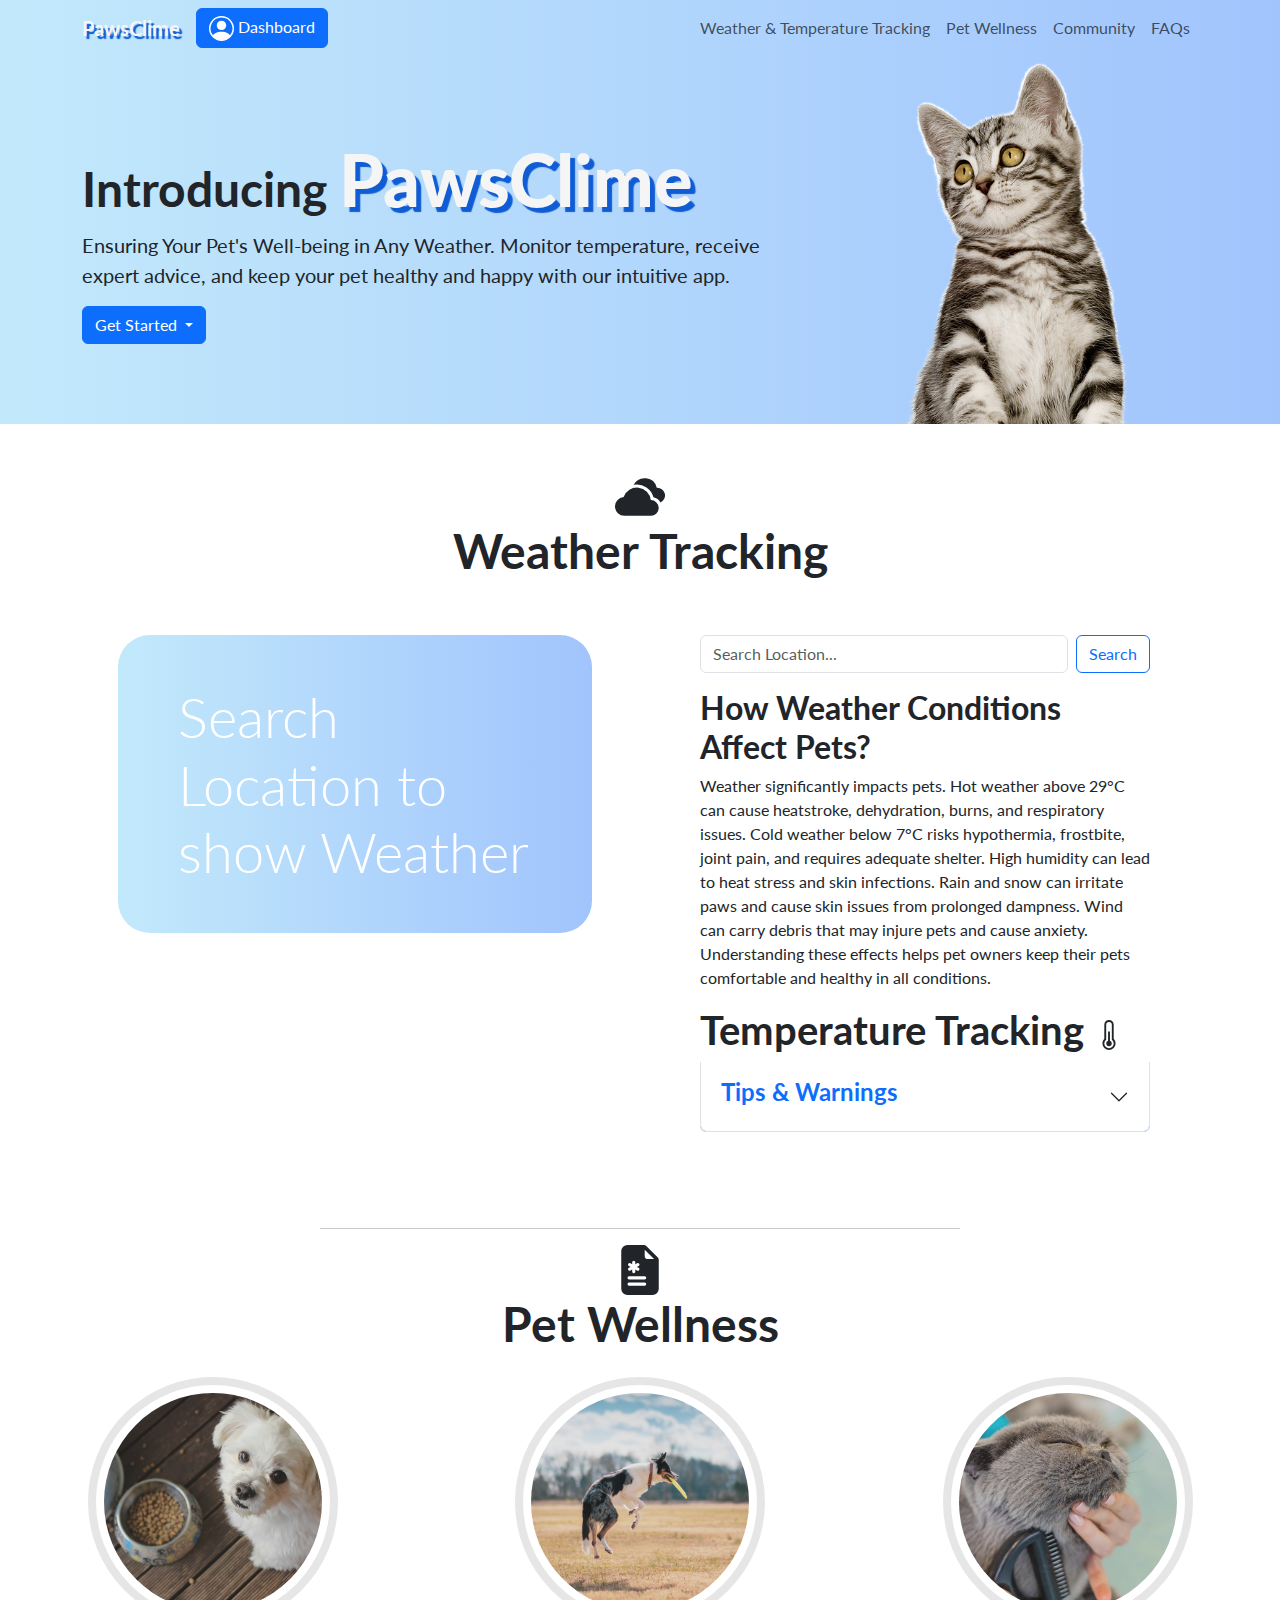
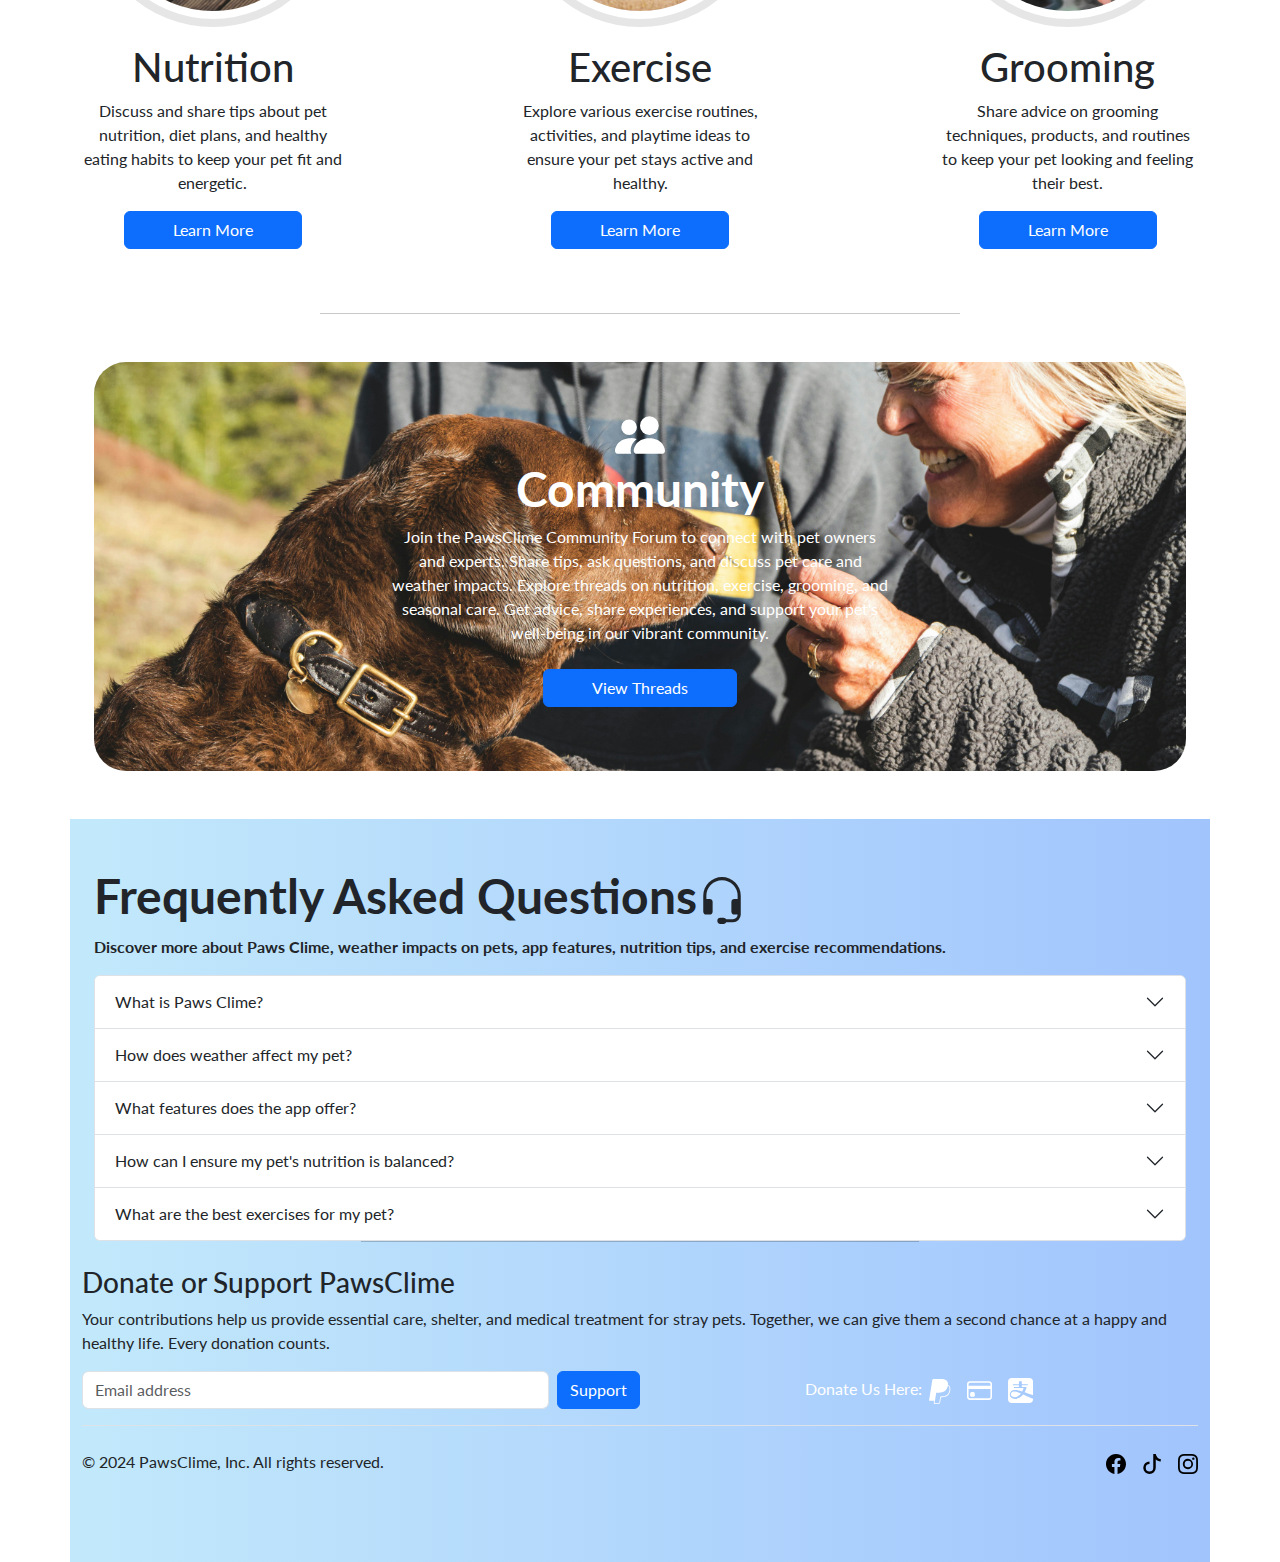
<file: index.html>
<html lang="en">
<head>
    <meta charset="UTF-8">
    <meta name="viewport" content="width=device-width, initial-scale=1.0">
    <link href="https://cdn.jsdelivr.net/npm/bootstrap@5.3.3/dist/css/bootstrap.min.css" rel="stylesheet" integrity="sha384-QWTKZyjpPEjISv5WaRU9OFeRpok6YctnYmDr5pNlyT2bRjXh0JMhjY6hW+ALEwIH" crossorigin="anonymous">
    <link rel="stylesheet" href="style.css">
    <link rel="preconnect" href="https://fonts.googleapis.com">
    <link rel="preconnect" href="https://fonts.gstatic.com" crossorigin>
    <link href="https://fonts.googleapis.com/css2?family=Lato:ital,wght@0,100;0,300;0,400;0,700;0,900;1,100;1,300;1,400;1,700;1,900&family=Lobster&family=Merriweather:ital,wght@0,300;0,400;0,700;0,900;1,300;1,400;1,700;1,900&family=Poppins:ital,wght@0,100;0,200;0,300;0,400;0,500;0,600;0,700;0,800;0,900;1,100;1,200;1,300;1,400;1,500;1,600;1,700;1,800;1,900&display=swap" rel="stylesheet">
    <title>PawsClime</title>
</head>
<body>
    <header>
      <nav class="navbar navbar-expand-lg">
        <div class="container">
          <a class="navbar-brand fw-bolder" aria-current="page"  href="#">PawsClime</a>
          <button class="navbar-toggler" type="button" data-bs-toggle="collapse" data-bs-target="#navbarSupportedContent" aria-controls="navbarSupportedContent" aria-expanded="false" aria-label="Toggle navigation">
            <span class="navbar-toggler-icon"></span>
          </button>
          <div>
            <div class="nav-item d-flex align-items-center">
              <a class="btn btn-primary" data-bs-toggle="offcanvas" href="#offcanvasRight" role="button" aria-controls="offcanvasExample"><svg xmlns="http://www.w3.org/2000/svg" width="25" height="25" fill="currentColor" class="bi bi-person-circle" viewBox="0 0 16 16">
                <path d="M11 6a3 3 0 1 1-6 0 3 3 0 0 1 6 0"/>
                <path fill-rule="evenodd" d="M0 8a8 8 0 1 1 16 0A8 8 0 0 1 0 8m8-7a7 7 0 0 0-5.468 11.37C3.242 11.226 4.805 10 8 10s4.757 1.225 5.468 2.37A7 7 0 0 0 8 1"/>
              </svg> Dashboard</a>
            </div>
          </div>
          <div class="collapse navbar-collapse" id="navbarSupportedContent">
            <ul class="navbar-nav ms-auto mb-2 mb-lg-0">
              <li class="nav-item">
                <a class="nav-link" href="#weather">Weather & Temperature Tracking</a>
              </li>
              <li class="nav-item">
                <a class="nav-link" href="#pet-wellness">Pet Wellness</a>
              </li>
              <li class="nav-item">
                <a class="nav-link" href="#community">Community</a>
              </li>
              <li class="nav-item">
                <a class="nav-link" href="#FAQs">FAQs</a>
              </li>
            </ul>
          </div>
        </div>
      </nav>
      <section>
        <div class="container">
            <div class="row align-items-center justify-content-start">
                <div class="col-12 col-lg-8 ">
                    <h1 class="display-5 fw-bold">Introducing <span class="pawsclime display-2 fw-bolder">PawsClime</span></h1>
                    <p class="text-p">Ensuring Your Pet's Well-being in Any Weather. Monitor temperature, receive expert advice, and keep your pet healthy and happy with our intuitive app.</p>
                    <div class="dropdown">
                      <button type="button" class="btn btn-primary dropdown-toggle" data-bs-toggle="dropdown" aria-expanded="false" data-bs-auto-close="outside">
                        Get Started
                      </button>
                      <form class="dropdown-menu p-4 text-white ">
                        <div class="mb-3">
                          <label for="DropdownFormEmail2" class="form-label">Email address</label>
                          <input type="email" class="form-control" id="exampleDropdownFormEmail2" placeholder="email@example.com">
                        </div>
                        <div class="mb-3">
                          <label for="DropdownFormPassword2" class="form-label">Password</label>
                          <input type="password" class="form-control" id="exampleDropdownFormPassword2" placeholder="Password">
                        </div>
                        <div class="mb-3">
                          <div class="form-check">
                            <input type="checkbox" class="form-check-input" id="dropdownCheck2">
                            <label class="form-check-label" for="dropdownCheck2">
                              Remember me
                            </label>
                          </div>
                        </div>
                        <div class="d-flex align-items-center gap-2">
                          <button type="submit" class="btn btn-primary">Sign in</button>
                          <a href="signUp.html" class="text-decoration-none text-white">No Account Yet?</a>
                        </div>
                      </form>
                    </div>
                </div>
                <div class="row col-12 col-lg-4">
                  <img class="img-fluid" src="icons/cat stand.png" alt="dog">
                </div>
            </div>
        </div>
      </section>
    </header>

<!-- Weather Tracking Area -->
    <section>
      <div id="weather" class="container marketing py-5">
        <div class="wellness-title d-flex flex-column justify-content-center align-items-center">
          <svg xmlns="http://www.w3.org/2000/svg" width="50" height="50" fill="currentColor" class="bi bi-people-fill" viewBox="0 0 16 16">
            <path d="M11.473 9a4.5 4.5 0 0 0-8.72-.99A3 3 0 0 0 3 14h8.5a2.5 2.5 0 1 0-.027-5"/>
            <path d="M14.544 9.772a3.5 3.5 0 0 0-2.225-1.676 5.5 5.5 0 0 0-6.337-4.002 4.002 4.002 0 0 1 7.392.91 2.5 2.5 0 0 1 1.17 4.769z"/>
          </svg>
          <h1 class="display-5 fw-bold">Weather Tracking</h1>
        </div>
        <div class="row">
          <div class="h-100 col-md-6 p-5 rounded-3">
              <div id="weather-app" class="text-white rounded-5">
                <div class="container">
                <div id="weather-info" class="text-white">
                  <div class="d-flex justify-content-center display-4 p-5">Search Location to show Weather</div>
                </div>
              </div>
            </div>
          </div>
          <div class="col-md-6">
            <div class="h-100 p-5 text- rounded-3">
              <div class="searchbar justify-content-start">
                <form id="weather-form" class="d-flex align-items-center">
                  <input class="form-control me-2" id="city" type="search" placeholder="Search Location..." aria-label="Search">
                  <button class="btn btn-outline-primary " type="submit">Search</button>
                </form>
              </div>
              <h2 class="fw-bold ">How Weather Conditions Affect Pets?</h2>
              <p>Weather significantly impacts pets. Hot weather above 29°C can cause heatstroke, dehydration, burns, and respiratory issues. Cold weather below 7°C risks hypothermia, frostbite, joint pain, and requires adequate shelter. High humidity can lead to heat stress and skin infections. Rain and snow can irritate paws and cause skin issues from prolonged dampness. Wind can carry debris that may injure pets and cause anxiety. Understanding these effects helps pet owners keep their pets comfortable and healthy in all conditions.</p>
              <div class="accordion" id="accordionExample">
                <div class="accordion-title">
                  <h1 class="fw-bolder">Temperature Tracking <svg xmlns="http://www.w3.org/2000/svg" width="30" height="30" fill="currentColor" class="bi bi-thermometer-half" viewBox="0 0 16 16"> <path d="M9.5 12.5a1.5 1.5 0 1 1-2-1.415V6.5a.5.5 0 0 1 1 0v4.585a1.5 1.5 0 0 1 1 1.415"/> <path d="M5.5 2.5a2.5 2.5 0 0 1 5 0v7.55a3.5 3.5 0 1 1-5 0zM8 1a1.5 1.5 0 0 0-1.5 1.5v7.987l-.167.15a2.5 2.5 0 1 0 3.333 0l-.166-.15V2.5A1.5 1.5 0 0 0 8 1"/></svg></h1>
                </div>
                <div class="accordion-item bg-primary text-white">
                  <div class="accordion-header">
                    <button class="accordion-button collapsed" type="button" data-bs-toggle="collapse" data-bs-target="#collapseOne" aria-expanded="false" aria-controls="collapseOne">
                      <h4 class="pet-name fw-bold text-primary">Tips & Warnings</h4>
                    </button>
                  </div>
                  <div id="collapseOne" class="accordion-collapse collapse" data-bs-parent="#accordionExample">
                    <div class="accordion-body">
                      <h1 class="display-5 fw-normal"><span class="temperature-pet fw-bold display-2">?</span>°c</h1>
                      <h7 class="pet-warning"><p>(Please Input Location at Weather Tracking first to see present Temperature)</p></h7>
                    </div>
                  </div>
                </div>
              </div>  
            </div>
          </div>
        </div>
      </div>
    </section> <hr>

<!-- Pet Wellness Area -->
    <section>
      <div id="pet-wellness">
        <section>
          <div class="container marketing pt-3 pb-5">
            <div class="wellness-title d-flex flex-column justify-content-center align-items-center">
              <svg xmlns="http://www.w3.org/2000/svg" width="50" height="50" fill="currentColor" class="bi bi-people-fill" viewBox="0 0 16 16">
                <path d="M9.293 0H4a2 2 0 0 0-2 2v12a2 2 0 0 0 2 2h8a2 2 0 0 0 2-2V4.707A1 1 0 0 0 13.707 4L10 .293A1 1 0 0 0 9.293 0M9.5 3.5v-2l3 3h-2a1 1 0 0 1-1-1m-3 2v.634l.549-.317a.5.5 0 1 1 .5.866L7 7l.549.317a.5.5 0 1 1-.5.866L6.5 7.866V8.5a.5.5 0 0 1-1 0v-.634l-.549.317a.5.5 0 1 1-.5-.866L5 7l-.549-.317a.5.5 0 0 1 .5-.866l.549.317V5.5a.5.5 0 1 1 1 0m-2 4.5h5a.5.5 0 0 1 0 1h-5a.5.5 0 0 1 0-1m0 2h5a.5.5 0 0 1 0 1h-5a.5.5 0 0 1 0-1"/>
              </svg>
              <h1 class="display-5 fw-bold">Pet Wellness</h1>
            </div>
            <div class="row d-flex align-items-md-stretch justify-content-between">
              <div class="item-community col-lg-3 text-center">
                <a href="#"><img src="icons/dogfood.jpg" class="image-community rounded-circle my-3 p-2" width="200" height="200"></a>
                <h1>Nutrition</h1>
                <p class="text-center">Discuss and share tips about pet nutrition, diet plans, and healthy eating habits to keep your pet fit and energetic.</p>
                <p><a class="btn btn-primary px-5 py-3d inline-block" href="blogpost.html">Learn More</a></p>
              </div>
              <div class="item-community col-lg-3 text-center">
                <a href="#"><img src="icons/dog-catch.jpg" class="image-community rounded-circle my-3 p-2" width="200" height="200"></a>
                <h1>Exercise</h1>
                <p class="text-center ">Explore various exercise routines, activities, and playtime ideas to ensure your pet stays active and healthy.</p>
                <p><a class="btn btn-primary px-5 py-3d inline-block" href="#">Learn More</a></p>
              </div>
              <div class="item-community col-lg-3 text-center">
                <a href="#"><img src="icons/cat-groom.jpg" class="image-community rounded-circle my-3 p-2 " width="200" height="200"></a>    
                <h1>Grooming</h1>
                <p class="text-center">Share advice on grooming techniques, products, and routines to keep your pet looking and feeling their best.</p>
                <p><a class="btn btn-primary px-5 py-3d inline-block" href="#">Learn More</a></p>
              </div>
            </div>
          </div>
        </section>
      </div>
    </section> <hr>

<!-- Community Area-->
    <section id="community">
      <div class="container marketing">
        <div class="container my-5">
          <div class="jumbutrons p-5 text-center text-white rounded-5">
            <svg xmlns="http://www.w3.org/2000/svg" width="50" height="50" fill="currentColor" viewBox="0 0 16 16">
              <path d="M7 14s-1 0-1-1 1-4 5-4 5 3 5 4-1 1-1 1zm4-6a3 3 0 1 0 0-6 3 3 0 0 0 0 6m-5.784 6A2.24 2.24 0 0 1 5 13c0-1.355.68-2.75 1.936-3.72A6.3 6.3 0 0 0 5 9c-4 0-5 3-5 4s1 1 1 1zM4.5 8a2.5 2.5 0 1 0 0-5 2.5 2.5 0 0 0 0 5"/>
            </svg>
            <h1 class="display-5 fw-bold">Community</h1>
            <p class="col-lg-6 mx-auto mb-4">
              Join the PawsClime Community Forum to connect with pet owners and experts. Share tips, ask questions, and discuss pet care and weather impacts. Explore threads on nutrition, exercise, grooming, and seasonal care. Get advice, share experiences, and support your pet's well-being in our vibrant community.
            </p>
            <p><a class="btn btn-primary px-5 py-3d inline-block" href="Community Threads.html">View Threads</a></p>
          </div>
        </div>
      </div>
    </section>

<footer class="container">
 <!-- FAQs --> 
      <section id="FAQs" class="py-5">
        <div class="container">
          <h1 class="display-5 fw-bold">Frequently Asked Questions<svg xmlns="http://www.w3.org/2000/svg" width="50" height="50" fill="currentColor" class="bi bi-people-fill" viewBox="0 0 16 16">
            <path d="M8 1a5 5 0 0 0-5 5v1h1a1 1 0 0 1 1 1v3a1 1 0 0 1-1 1H3a1 1 0 0 1-1-1V6a6 6 0 1 1 12 0v6a2.5 2.5 0 0 1-2.5 2.5H9.366a1 1 0 0 1-.866.5h-1a1 1 0 1 1 0-2h1a1 1 0 0 1 .866.5H11.5A1.5 1.5 0 0 0 13 12h-1a1 1 0 0 1-1-1V8a1 1 0 0 1 1-1h1V6a5 5 0 0 0-5-5"/>
  </svg>
          </svg></h1>
          <p class="fw-bold">Discover more about Paws Clime, weather impacts on pets, app features, nutrition tips, and exercise recommendations.</p>
        </div>
        <div class="container">
          <div class="questions">
            <div class="accordion" id="accordionExample">
              <div class="accordion-item">
                <h2 class="accordion-header">
                  <button class="accordion-button collapsed" type="button" data-bs-toggle="collapse" data-bs-target="#collapseOne" aria-expanded="false" aria-controls="collapseOne">
                    What is Paws Clime?
                  </button>
                </h2>
                <div id="collapseOne" class="accordion-collapse collapse" data-bs-parent="#accordionExample">
                  <div class="accordion-body">
                    <p>Paws Clime is an app that monitors weather and provides personalized insights to keep your pet healthy and happy.</p>
                  </div>
                </div>
              </div>
              <div class="accordion-item">
                <h2 class="accordion-header">
                  <button class="accordion-button collapsed" type="button" data-bs-toggle="collapse" data-bs-target="#collapseTwo" aria-expanded="false" aria-controls="collapseTwo">
                    How does weather affect my pet?
                  </button>
                </h2>
                <div id="collapseTwo" class="accordion-collapse collapse" data-bs-parent="#accordionExample">
                  <div class="accordion-body">
                    <p>Weather conditions can impact your pet's health, including risks of heatstroke, hypothermia, and skin issues.</p>
                  </div>
                </div>
              </div>
              <div class="accordion-item">
                <h2 class="accordion-header">
                  <button class="accordion-button collapsed" type="button" data-bs-toggle="collapse" data-bs-target="#collapseThree" aria-expanded="false" aria-controls="collapseThree">
                    What features does the app offer?
                  </button>
                </h2>
                <div id="collapseThree" class="accordion-collapse collapse" data-bs-parent="#accordionExample">
                  <div class="accordion-body">
                    <p>The app provides weather monitoring, health insights, and expert advice tailored to your pet's needs.</p>
                  </div>
                </div>
              </div>
              <div class="accordion-item">
                <h2 class="accordion-header">
                  <button class="accordion-button collapsed" type="button" data-bs-toggle="collapse" data-bs-target="#collapseFour" aria-expanded="false" aria-controls="collapseThree">
                    How can I ensure my pet's nutrition is balanced?
                  </button>
                </h2>
                <div id="collapseFour" class="accordion-collapse collapse" data-bs-parent="#accordionExample">
                  <div class="accordion-body">
                    <p>Our app offers tips on balanced diets, portion sizes, and healthy food choices to ensure optimal nutrition for your pet.</p>
                  </div>
                </div>
              </div>
              <div class="accordion-item">
                <h2 class="accordion-header">
                  <button class="accordion-button collapsed" type="button" data-bs-toggle="collapse" data-bs-target="#collapseFive" aria-expanded="false" aria-controls="collapseThree">
                    What are the best exercises for my pet?
                  </button>
                </h2>
                <div id="collapseFive" class="accordion-collapse collapse" data-bs-parent="#accordionExample">
                  <div class="accordion-body">
                    <p>Paws Clime provides expert tips on exercise routines tailored to your pet’s breed, age, and health to keep them fit and happy.</p>
                  </div>
                </div>
              </div>
            </div>
          </div>
        </div>
        <hr>
  <!-- Faqs and Footer -->
          <div class="row">
            <div class="d-flex justify-content-between pt-4">
              <form>
                <h3>Donate or Support PawsClime</h3>
                <p>Your contributions help us provide essential care, shelter, and medical treatment for stray pets. Together, we can give them a second chance at a happy and healthy life. Every donation counts.</p>
                <div class="d-flex justify-content-between ">
                  <div class="d-flex flex-column flex-sm-row w-50 gap-2">
                    <label for="newsletter1" class="visually-hidden">Email address</label>
                    <input id="newsletter1" type="text" class="form-control" placeholder="Email address">
                    <button class="btn btn-primary" type="button">Support</button>
                  </div>
                  <div class="donation-links d-flex align-items-center gap-3 mx-auto">
                    <a href="#" class="text-decoration-none text-white">Donate Us Here: <svg xmlns="http://www.w3.org/2000/svg" width="25" height="25" fill="#ffffff" class="bi bi-paypal" viewBox="0 0 16 16">
                      <path d="M14.06 3.713c.12-1.071-.093-1.832-.702-2.526C12.628.356 11.312 0 9.626 0H4.734a.7.7 0 0 0-.691.59L2.005 13.509a.42.42 0 0 0 .415.486h2.756l-.202 1.28a.628.628 0 0 0 .62.726H8.14c.429 0 .793-.31.862-.731l.025-.13.48-3.043.03-.164.001-.007a.35.35 0 0 1 .348-.297h.38c1.266 0 2.425-.256 3.345-.91q.57-.403.993-1.005a4.94 4.94 0 0 0 .88-2.195c.242-1.246.13-2.356-.57-3.154a2.7 2.7 0 0 0-.76-.59l-.094-.061ZM6.543 8.82a.7.7 0 0 1 .321-.079H8.3c2.82 0 5.027-1.144 5.672-4.456l.003-.016q.326.186.548.438c.546.623.679 1.535.45 2.71-.272 1.397-.866 2.307-1.663 2.874-.802.57-1.842.815-3.043.815h-.38a.87.87 0 0 0-.863.734l-.03.164-.48 3.043-.024.13-.001.004a.35.35 0 0 1-.348.296H5.595a.106.106 0 0 1-.105-.123l.208-1.32z"/>
                    </svg></a>
                    <a href="#"><svg xmlns="http://www.w3.org/2000/svg" width="25" height="25" fill="#ffffff" class="bi bi-credit-card" viewBox="0 0 16 16">
                      <path d="M0 4a2 2 0 0 1 2-2h12a2 2 0 0 1 2 2v8a2 2 0 0 1-2 2H2a2 2 0 0 1-2-2zm2-1a1 1 0 0 0-1 1v1h14V4a1 1 0 0 0-1-1zm13 4H1v5a1 1 0 0 0 1 1h12a1 1 0 0 0 1-1z"/>
                      <path d="M2 10a1 1 0 0 1 1-1h1a1 1 0 0 1 1 1v1a1 1 0 0 1-1 1H3a1 1 0 0 1-1-1z"/>
                    </svg></a>
                    <a href="#"><svg xmlns="http://www.w3.org/2000/svg" width="25" height="25" fill="#ffffff" class="bi bi-alipay" viewBox="0 0 16 16">
                      <path d="M2.541 0H13.5a2.55 2.55 0 0 1 2.54 2.563v8.297c-.006 0-.531-.046-2.978-.813-.412-.14-.916-.327-1.479-.536q-.456-.17-.957-.353a13 13 0 0 0 1.325-3.373H8.822V4.649h3.831v-.634h-3.83V2.121H7.26c-.274 0-.274.273-.274.273v1.621H3.11v.634h3.875v1.136h-3.2v.634H9.99c-.227.789-.532 1.53-.894 2.202-2.013-.67-4.161-1.212-5.51-.878-.864.214-1.42.597-1.746.998-1.499 1.84-.424 4.633 2.741 4.633 1.872 0 3.675-1.053 5.072-2.787 2.08 1.008 6.37 2.738 6.387 2.745v.105A2.55 2.55 0 0 1 13.5 16H2.541A2.55 2.55 0 0 1 0 13.437V2.563A2.55 2.55 0 0 1 2.541 0"/>
                      <path d="M2.309 9.27c-1.22 1.073-.49 3.034 1.978 3.034 1.434 0 2.868-.925 3.994-2.406-1.602-.789-2.959-1.353-4.425-1.207-.397.04-1.14.217-1.547.58Z"/>
                    </svg></a>
                  </div>
                </div>
              </form>
            </div>
          </div>
          <div class="d-flex flex-column flex-sm-row justify-content-between py-4 border-top">
            <p>© 2024 PawsClime, Inc. All rights reserved.</p>
            <ul class="list-unstyled d-flex gap-3">
              <li><a href="#"><svg xmlns="http://www.w3.org/2000/svg" width="20" height="20" fill="black" class="bi bi-facebook" viewBox="0 0 16 16">
                <path d="M16 8.049c0-4.446-3.582-8.05-8-8.05C3.58 0-.002 3.603-.002 8.05c0 4.017 2.926 7.347 6.75 7.951v-5.625h-2.03V8.05H6.75V6.275c0-2.017 1.195-3.131 3.022-3.131.876 0 1.791.157 1.791.157v1.98h-1.009c-.993 0-1.303.621-1.303 1.258v1.51h2.218l-.354 2.326H9.25V16c3.824-.604 6.75-3.934 6.75-7.951"/>
              </svg></a></li>
              <li><a href="#"><svg xmlns="http://www.w3.org/2000/svg" width="20" height="20" fill="black" class="bi bi-tiktok" viewBox="0 0 16 16">
                <path d="M9 0h1.98c.144.715.54 1.617 1.235 2.512C12.895 3.389 13.797 4 15 4v2c-1.753 0-3.07-.814-4-1.829V11a5 5 0 1 1-5-5v2a3 3 0 1 0 3 3z"/>
              </svg></a></li>
              <li><a href="#"></a><svg xmlns="http://www.w3.org/2000/svg" width="20" height="20" fill="black" class="bi bi-instagram" viewBox="0 0 16 16">
                <path d="M8 0C5.829 0 5.556.01 4.703.048 3.85.088 3.269.222 2.76.42a3.9 3.9 0 0 0-1.417.923A3.9 3.9 0 0 0 .42 2.76C.222 3.268.087 3.85.048 4.7.01 5.555 0 5.827 0 8.001c0 2.172.01 2.444.048 3.297.04.852.174 1.433.372 1.942.205.526.478.972.923 1.417.444.445.89.719 1.416.923.51.198 1.09.333 1.942.372C5.555 15.99 5.827 16 8 16s2.444-.01 3.298-.048c.851-.04 1.434-.174 1.943-.372a3.9 3.9 0 0 0 1.416-.923c.445-.445.718-.891.923-1.417.197-.509.332-1.09.372-1.942C15.99 10.445 16 10.173 16 8s-.01-2.445-.048-3.299c-.04-.851-.175-1.433-.372-1.941a3.9 3.9 0 0 0-.923-1.417A3.9 3.9 0 0 0 13.24.42c-.51-.198-1.092-.333-1.943-.372C10.443.01 10.172 0 7.998 0zm-.717 1.442h.718c2.136 0 2.389.007 3.232.046.78.035 1.204.166 1.486.275.373.145.64.319.92.599s.453.546.598.92c.11.281.24.705.275 1.485.039.843.047 1.096.047 3.231s-.008 2.389-.047 3.232c-.035.78-.166 1.203-.275 1.485a2.5 2.5 0 0 1-.599.919c-.28.28-.546.453-.92.598-.28.11-.704.24-1.485.276-.843.038-1.096.047-3.232.047s-2.39-.009-3.233-.047c-.78-.036-1.203-.166-1.485-.276a2.5 2.5 0 0 1-.92-.598 2.5 2.5 0 0 1-.6-.92c-.109-.281-.24-.705-.275-1.485-.038-.843-.046-1.096-.046-3.233s.008-2.388.046-3.231c.036-.78.166-1.204.276-1.486.145-.373.319-.64.599-.92s.546-.453.92-.598c.282-.11.705-.24 1.485-.276.738-.034 1.024-.044 2.515-.045zm4.988 1.328a.96.96 0 1 0 0 1.92.96.96 0 0 0 0-1.92m-4.27 1.122a4.109 4.109 0 1 0 0 8.217 4.109 4.109 0 0 0 0-8.217m0 1.441a2.667 2.667 0 1 1 0 5.334 2.667 2.667 0 0 1 0-5.334"/>
              </svg></li>
            </ul>
          </div>
        </section>
</footer>


<!-- For offcanvass -->
    <div class="offcanvas offcanvas-end bg-primary" tabindex="-1" id="offcanvasRight" aria-labelledby="offcanvasRightLabel">
      <div class="offcanvas-dashboard bg-primary">
        <div class="offcanvas-header">
          <a class="navbar-brand fw-bolder fst-italic" aria-current="page"  href="#">PawsClime</a>
          <button type="button" class="btn-close" data-bs-dismiss="offcanvas" aria-label="Close"></button>
        </div>
        <div class="dashboard text-center d-flex mx-auto flex-column">
          <a href="#"><img src="icons/dogfood.jpg" class="rounded-circle" width="150" height="150"></a>
          <h1 class="dashboard-username">Gerry Tapuyo</h1>
          <p class="text-primary">Owner</p>
        </div>
      </div>
      <div class="offcanvas-body">
          <div class="feeding-tracker">
            <h1 class="feeding-tracker-title fw-bold text-white">Feeding Tracker</h1>
            <div class="feeding-tracker-body">
              <div class="feeding-tracker text-white">
                <form id="feeding-form" class="mb-4">
                  <div class="mb-3">
                    <label for="petName" class="form-label">Pet Name</label>
                    <input type="text" class="form-control" id="petName" required>
                  </div>
                  <div class="mb-3">
                    <label for="foodType" class="form-label">Type of Food</label>
                    <input type="text" class="form-control" id="foodType" required>
                  </div>
                  <div class="mb-3">
                    <label for="foodAmount" class="form-label">Amount of Food</label>
                    <input type="number" class="form-control" id="foodAmount" required>
                  </div>
                  <div class="mb-3">
                    <label for="feedingTime" class="form-label">Feeding Time</label>
                    <input type="time" class="form-control" id="feedingTime" required>
                  </div>
                  <button type="submit" class="btn btn-success">Add Feeding</button>
                </form>
                <table class="table table-bordered table-striped">
                  <thead>
                    <tr>
                      <th>Pet Name</th>
                      <th>Type of Food</th>
                      <th>Amount of Food</th>
                      <th>Feeding Time</th>
                    </tr>
                  </thead>
                  <tbody id="feeding-records">
                    <!-- Feeding records -->
                  </tbody>
                </table>
                <button id="delete-last-record" class="btn btn-danger mb-4">Delete Last Record</button>
              </div>          
            </div>
        </div>      
      <div class="buttons-profile d-grid mt-2">
        <a class="text-white text-decoration-none" href="#">Want To Know More About Pet Wellness?</a>
      </div>
    </div>
    <script src="https://cdn.jsdelivr.net/npm/bootstrap@5.3.3/dist/js/bootstrap.bundle.min.js" integrity="sha384-YvpcrYf0tY3lHB60NNkmXc5s9fDVZLESaAA55NDzOxhy9GkcIdslK1eN7N6jIeHz" crossorigin="anonymous"></script>
    <script src="script.js"></script>
</body>
</html>
</file>
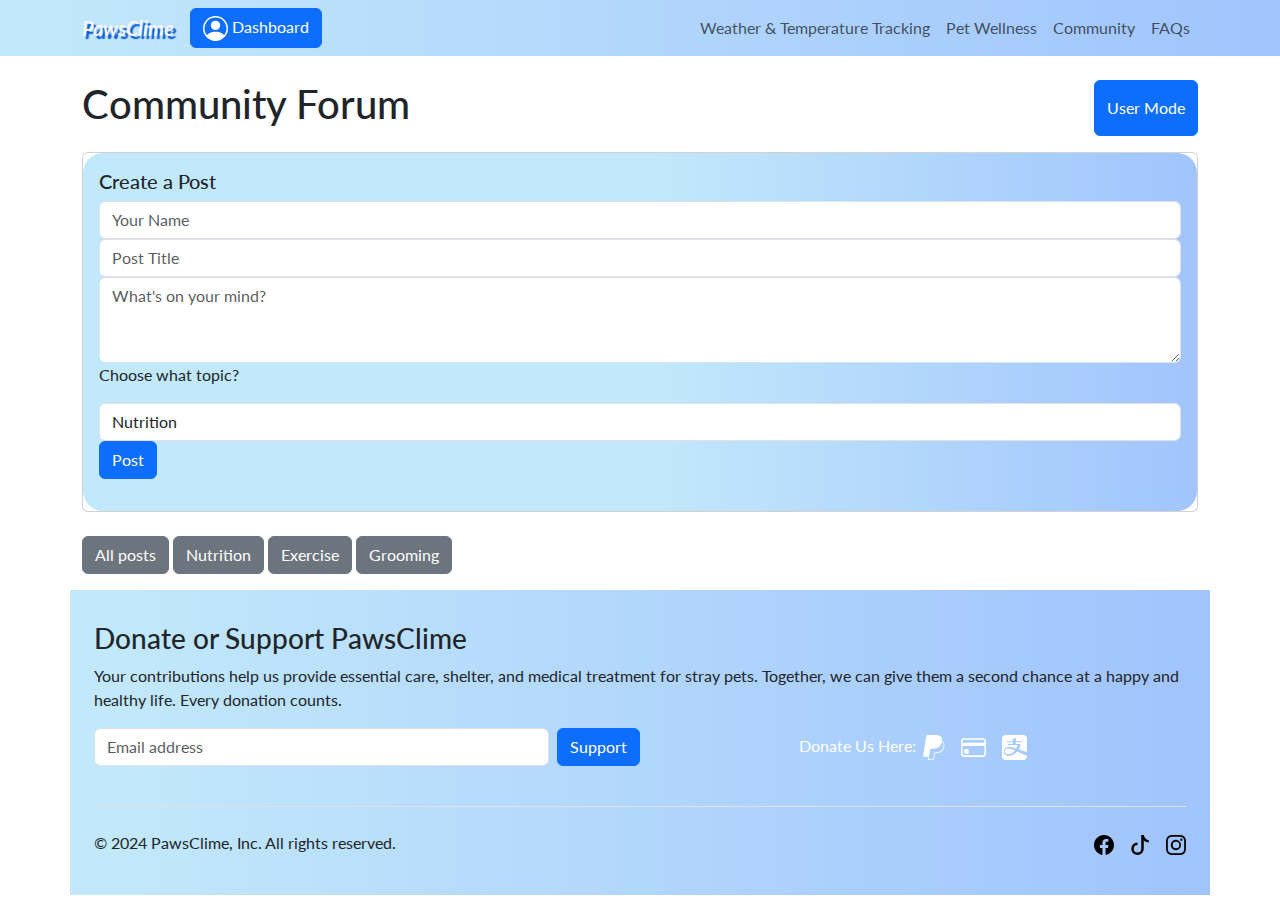
<file: Community Threads.html>
<html lang="en">
<head>
    <meta charset="UTF-8">
    <meta name="viewport" content="width=device-width, initial-scale=1.0">
    <link href="https://cdn.jsdelivr.net/npm/bootstrap@5.3.3/dist/css/bootstrap.min.css" rel="stylesheet" integrity="sha384-QWTKZyjpPEjISv5WaRU9OFeRpok6YctnYmDr5pNlyT2bRjXh0JMhjY6hW+ALEwIH" crossorigin="anonymous">
    <link rel="stylesheet" href="style.css">
    <link rel="preconnect" href="https://fonts.googleapis.com">
    <link rel="preconnect" href="https://fonts.gstatic.com" crossorigin>
    <link href="https://fonts.googleapis.com/css2?family=Lato:ital,wght@0,100;0,300;0,400;0,700;0,900;1,100;1,300;1,400;1,700;1,900&family=Lobster&family=Merriweather:ital,wght@0,300;0,400;0,700;0,900;1,300;1,400;1,700;1,900&family=Poppins:ital,wght@0,100;0,200;0,300;0,400;0,500;0,600;0,700;0,800;0,900;1,100;1,200;1,300;1,400;1,500;1,600;1,700;1,800;1,900&display=swap" rel="stylesheet">
    <title>PawsCommunity/Exercise</title>
    <style>
      .card {
          margin-bottom: 1rem;
      }

      .comments-section {
          display: none;
      }

      .admin-mode .edit-button,
      .admin-mode .delete-button {
          display: none;
      }

      .user-mode .edit-button,
      .user-mode .delete-button {
          display: none;
      }

      .admin-buttons {
          display: none;
      }
      .admin-mode .admin-buttons {
          display: block;
      }

      /* Smooth animations using animate.css */
      @keyframes fadeIn {
          from {
              opacity: 0;
              transform: translateY(-20px);
          }
          to {
              opacity: 1;
              transform: translateY(0);
          }
      }

      .animate__fadeIn {
          animation: fadeIn 0.5s ease;
      }

      /* Button hover animation */
      .btn:hover {
          transform: translateY(-3px);
          transition: transform 0.2s ease;
      }
    </style>
</head>
<body>
    <header>
      <nav class="navbar navbar-expand-lg">
        <div class="container">
          <a class="navbar-brand fw-bolder fst-italic" aria-current="page"  href="index.html">PawsClime</a>
          <button class="navbar-toggler" type="button" data-bs-toggle="collapse" data-bs-target="#navbarSupportedContent" aria-controls="navbarSupportedContent" aria-expanded="false" aria-label="Toggle navigation">
            <span class="navbar-toggler-icon"></span>
          </button>
          <div>
            <div class="nav-item d-flex align-items-center">
              <a class="btn btn-primary" data-bs-toggle="offcanvas" href="#offcanvasRight" role="button" aria-controls="offcanvasExample"><svg xmlns="http://www.w3.org/2000/svg" width="25" height="25" fill="currentColor" class="bi bi-person-circle" viewBox="0 0 16 16">
                <path d="M11 6a3 3 0 1 1-6 0 3 3 0 0 1 6 0"/>
                <path fill-rule="evenodd" d="M0 8a8 8 0 1 1 16 0A8 8 0 0 1 0 8m8-7a7 7 0 0 0-5.468 11.37C3.242 11.226 4.805 10 8 10s4.757 1.225 5.468 2.37A7 7 0 0 0 8 1"/>
              </svg> Dashboard</a>
            </div>
          </div>
          <div class="collapse navbar-collapse" id="navbarSupportedContent">
            <ul class="navbar-nav ms-auto mb-2 mb-lg-0">
              <li class="nav-item">
                <a class="nav-link" href="index.html#weather">Weather & Temperature Tracking</a>
              </li>
              <li class="nav-item">
                <a class="nav-link" href="#pet-wellness">Pet Wellness</a>
              </li>
              <li class="nav-item">
                <a class="nav-link" href="index.html#community">Community</a>
              </li>
              <li class="nav-item">
                <a class="nav-link" href="index.html#FAQs">FAQs</a>
              </li>
            </ul>
          </div>
        </div>
      </nav>
    </header>

<!-- Community Forums -->
<div class="container mt-4">
  <div class="d-flex justify-content-between mb-3 animate__animated animate__fadeIn">
      <h1>Community Forum</h1>
      <button id="modeToggle" class="btn btn-primary" onclick="toggleMode()">User Mode</button>
  </div>
  
  <div class="card mb-4 animate__animated animate__fadeIn">
      <div class="card-body">
          <h5 class="card-title">Create a Post</h5>
          <form id="createPostForm" onsubmit="createPost(event)">
              <div class="form-group">
                  <input type="text" id="authorName" class="form-control" placeholder="Your Name" required>
              </div>
              <div class="form-group">
                  <input type="text" id="postTitle" class="form-control" placeholder="Post Title" required>
              </div>
              <div class="form-group">
                  <textarea id="postContent" class="form-control" rows="3" placeholder="What's on your mind?" required></textarea>
              </div>
              <p>Choose what topic?</p>
              <div class="form-group">
                  <select id="postTags" class="form-control">
                      <option value="Nutrition">Nutrition</option>
                      <option value="Exercise">Exercise</option>
                      <option value="Grooming">Grooming</option>
                  </select>
              </div>
              <button type="submit" class="btn btn-primary">Post</button>
          </form>
      </div>
  </div>
  
  <div class="mb-3 animate__animated animate__fadeIn">
      <button class="btn btn-secondary" onclick="filterPosts('all')">All posts</button>
      <button class="btn btn-secondary" onclick="filterPosts('Nutrition')">Nutrition</button>
      <button class="btn btn-secondary" onclick="filterPosts('Exercise')">Exercise</button>
      <button class="btn btn-secondary" onclick="filterPosts('Grooming')">Grooming</button>
  </div>
  
  <div id="postsSection" class="animate__animated animate__fadeIn"></div>
</div>

<footer class="container">
    <div class="container">
      <footer class="pt-2">
        <div class="row">
          <div class="d-flex justify-content-between pt-4">
            <form>
              <h3>Donate or Support PawsClime</h3>
              <p>Your contributions help us provide essential care, shelter, and medical treatment for stray pets. Together, we can give them a second chance at a happy and healthy life. Every donation counts.</p>
              <div class="d-flex justify-content-between ">
                <div class="d-flex flex-column flex-sm-row w-50 gap-2">
                  <label for="newsletter1" class="visually-hidden">Email address</label>
                  <input id="newsletter1" type="text" class="form-control" placeholder="Email address">
                  <button class="btn btn-primary" type="button">Support</button>
                </div>
                <div class="donation-links d-flex align-items-center gap-3 mx-auto">
                  <a href="#" class="text-decoration-none text-white">Donate Us Here: <svg xmlns="http://www.w3.org/2000/svg" width="25" height="25" fill="#ffffff" class="bi bi-paypal" viewBox="0 0 16 16">
                    <path d="M14.06 3.713c.12-1.071-.093-1.832-.702-2.526C12.628.356 11.312 0 9.626 0H4.734a.7.7 0 0 0-.691.59L2.005 13.509a.42.42 0 0 0 .415.486h2.756l-.202 1.28a.628.628 0 0 0 .62.726H8.14c.429 0 .793-.31.862-.731l.025-.13.48-3.043.03-.164.001-.007a.35.35 0 0 1 .348-.297h.38c1.266 0 2.425-.256 3.345-.91q.57-.403.993-1.005a4.94 4.94 0 0 0 .88-2.195c.242-1.246.13-2.356-.57-3.154a2.7 2.7 0 0 0-.76-.59l-.094-.061ZM6.543 8.82a.7.7 0 0 1 .321-.079H8.3c2.82 0 5.027-1.144 5.672-4.456l.003-.016q.326.186.548.438c.546.623.679 1.535.45 2.71-.272 1.397-.866 2.307-1.663 2.874-.802.57-1.842.815-3.043.815h-.38a.87.87 0 0 0-.863.734l-.03.164-.48 3.043-.024.13-.001.004a.35.35 0 0 1-.348.296H5.595a.106.106 0 0 1-.105-.123l.208-1.32z"/>
                  </svg></a>
                  <a href="#"><svg xmlns="http://www.w3.org/2000/svg" width="25" height="25" fill="#ffffff" class="bi bi-credit-card" viewBox="0 0 16 16">
                    <path d="M0 4a2 2 0 0 1 2-2h12a2 2 0 0 1 2 2v8a2 2 0 0 1-2 2H2a2 2 0 0 1-2-2zm2-1a1 1 0 0 0-1 1v1h14V4a1 1 0 0 0-1-1zm13 4H1v5a1 1 0 0 0 1 1h12a1 1 0 0 0 1-1z"/>
                    <path d="M2 10a1 1 0 0 1 1-1h1a1 1 0 0 1 1 1v1a1 1 0 0 1-1 1H3a1 1 0 0 1-1-1z"/>
                  </svg></a>
                  <a href="#"><svg xmlns="http://www.w3.org/2000/svg" width="25" height="25" fill="#ffffff" class="bi bi-alipay" viewBox="0 0 16 16">
                    <path d="M2.541 0H13.5a2.55 2.55 0 0 1 2.54 2.563v8.297c-.006 0-.531-.046-2.978-.813-.412-.14-.916-.327-1.479-.536q-.456-.17-.957-.353a13 13 0 0 0 1.325-3.373H8.822V4.649h3.831v-.634h-3.83V2.121H7.26c-.274 0-.274.273-.274.273v1.621H3.11v.634h3.875v1.136h-3.2v.634H9.99c-.227.789-.532 1.53-.894 2.202-2.013-.67-4.161-1.212-5.51-.878-.864.214-1.42.597-1.746.998-1.499 1.84-.424 4.633 2.741 4.633 1.872 0 3.675-1.053 5.072-2.787 2.08 1.008 6.37 2.738 6.387 2.745v.105A2.55 2.55 0 0 1 13.5 16H2.541A2.55 2.55 0 0 1 0 13.437V2.563A2.55 2.55 0 0 1 2.541 0"/>
                    <path d="M2.309 9.27c-1.22 1.073-.49 3.034 1.978 3.034 1.434 0 2.868-.925 3.994-2.406-1.602-.789-2.959-1.353-4.425-1.207-.397.04-1.14.217-1.547.58Z"/>
                  </svg></a>
                </div>
              </div>
            </form>
          </div>
        </div>
    
        <div class="d-flex flex-column flex-sm-row justify-content-between py-4 my-4 border-top">
          <p>© 2024 PawsClime, Inc. All rights reserved.</p>
          <ul class="list-unstyled d-flex gap-3">
            <li><a href="#"><svg xmlns="http://www.w3.org/2000/svg" width="20" height="20" fill="black" class="bi bi-facebook" viewBox="0 0 16 16">
              <path d="M16 8.049c0-4.446-3.582-8.05-8-8.05C3.58 0-.002 3.603-.002 8.05c0 4.017 2.926 7.347 6.75 7.951v-5.625h-2.03V8.05H6.75V6.275c0-2.017 1.195-3.131 3.022-3.131.876 0 1.791.157 1.791.157v1.98h-1.009c-.993 0-1.303.621-1.303 1.258v1.51h2.218l-.354 2.326H9.25V16c3.824-.604 6.75-3.934 6.75-7.951"/>
            </svg></a></li>
            <li><a href="#"><svg xmlns="http://www.w3.org/2000/svg" width="20" height="20" fill="black" class="bi bi-tiktok" viewBox="0 0 16 16">
              <path d="M9 0h1.98c.144.715.54 1.617 1.235 2.512C12.895 3.389 13.797 4 15 4v2c-1.753 0-3.07-.814-4-1.829V11a5 5 0 1 1-5-5v2a3 3 0 1 0 3 3z"/>
            </svg></a></li>
            <li><a href="#"></a><svg xmlns="http://www.w3.org/2000/svg" width="20" height="20" fill="black" class="bi bi-instagram" viewBox="0 0 16 16">
              <path d="M8 0C5.829 0 5.556.01 4.703.048 3.85.088 3.269.222 2.76.42a3.9 3.9 0 0 0-1.417.923A3.9 3.9 0 0 0 .42 2.76C.222 3.268.087 3.85.048 4.7.01 5.555 0 5.827 0 8.001c0 2.172.01 2.444.048 3.297.04.852.174 1.433.372 1.942.205.526.478.972.923 1.417.444.445.89.719 1.416.923.51.198 1.09.333 1.942.372C5.555 15.99 5.827 16 8 16s2.444-.01 3.298-.048c.851-.04 1.434-.174 1.943-.372a3.9 3.9 0 0 0 1.416-.923c.445-.445.718-.891.923-1.417.197-.509.332-1.09.372-1.942C15.99 10.445 16 10.173 16 8s-.01-2.445-.048-3.299c-.04-.851-.175-1.433-.372-1.941a3.9 3.9 0 0 0-.923-1.417A3.9 3.9 0 0 0 13.24.42c-.51-.198-1.092-.333-1.943-.372C10.443.01 10.172 0 7.998 0zm-.717 1.442h.718c2.136 0 2.389.007 3.232.046.78.035 1.204.166 1.486.275.373.145.64.319.92.599s.453.546.598.92c.11.281.24.705.275 1.485.039.843.047 1.096.047 3.231s-.008 2.389-.047 3.232c-.035.78-.166 1.203-.275 1.485a2.5 2.5 0 0 1-.599.919c-.28.28-.546.453-.92.598-.28.11-.704.24-1.485.276-.843.038-1.096.047-3.232.047s-2.39-.009-3.233-.047c-.78-.036-1.203-.166-1.485-.276a2.5 2.5 0 0 1-.92-.598 2.5 2.5 0 0 1-.6-.92c-.109-.281-.24-.705-.275-1.485-.038-.843-.046-1.096-.046-3.233s.008-2.388.046-3.231c.036-.78.166-1.204.276-1.486.145-.373.319-.64.599-.92s.546-.453.92-.598c.282-.11.705-.24 1.485-.276.738-.034 1.024-.044 2.515-.045zm4.988 1.328a.96.96 0 1 0 0 1.92.96.96 0 0 0 0-1.92m-4.27 1.122a4.109 4.109 0 1 0 0 8.217 4.109 4.109 0 0 0 0-8.217m0 1.441a2.667 2.667 0 1 1 0 5.334 2.667 2.667 0 0 1 0-5.334"/>
            </svg></li>
          </ul>
        </div>
      </footer>
    </div>
  </footer>

<!-- For offcanvass -->
<div class="offcanvas offcanvas-end bg-primary" tabindex="-1" id="offcanvasRight" aria-labelledby="offcanvasRightLabel">
  <div class="offcanvas-dashboard bg-primary">
    <div class="offcanvas-header">
      <a class="navbar-brand fw-bolder fst-italic" aria-current="page"  href="#">PawsClime</a>
      <button type="button" class="btn-close" data-bs-dismiss="offcanvas" aria-label="Close"></button>
    </div>
    <div class="dashboard text-center d-flex mx-auto flex-column">
      <a href="#"><img src="icons/dogfood.jpg" class="rounded-circle" width="150" height="150"></a>
      <h1 class="dashboard-username">Gerry Tapuyo</h1>
      <p class="text-primary">Owner</p>
    </div>
  </div>
  <div class="offcanvas-body">
      <div class="feeding-tracker">
        <h1 class="feeding-tracker-title fw-bold text-white">Feeding Tracker</h1>
        <div class="feeding-tracker-body">
          <div class="feeding-tracker text-white">
            <form id="feeding-form" class="mb-4">
              <div class="mb-3">
                <label for="petName" class="form-label">Pet Name</label>
                <input type="text" class="form-control" id="petName" required>
              </div>
              <div class="mb-3">
                <label for="foodType" class="form-label">Type of Food</label>
                <input type="text" class="form-control" id="foodType" required>
              </div>
              <div class="mb-3">
                <label for="foodAmount" class="form-label">Amount of Food</label>
                <input type="number" class="form-control" id="foodAmount" required>
              </div>
              <div class="mb-3">
                <label for="feedingTime" class="form-label">Feeding Time</label>
                <input type="time" class="form-control" id="feedingTime" required>
              </div>
              <button type="submit" class="btn btn-success">Add Feeding</button>
            </form>
            <table class="table table-bordered table-striped">
              <thead>
                <tr>
                  <th>Pet Name</th>
                  <th>Type of Food</th>
                  <th>Amount of Food</th>
                  <th>Feeding Time</th>
                </tr>
              </thead>
              <tbody id="feeding-records">
                <!-- Feeding records -->
              </tbody>
            </table>
            <button id="delete-last-record" class="btn btn-danger mb-4">Delete Last Record</button>
          </div>          
        </div>
    </div>      
  <div class="buttons-profile d-grid mt-2">
    <a class="text-white text-decoration-none" href="#">Want To Know More About Pet Wellness?</a>
  </div>
</div>
  <script src="https://cdn.jsdelivr.net/npm/bootstrap@5.3.3/dist/js/bootstrap.bundle.min.js" integrity="sha384-YvpcrYf0tY3lHB60NNkmXc5s9fDVZLESaAA55NDzOxhy9GkcIdslK1eN7N6jIeHz" crossorigin="anonymous"></script>
  <script>
    let isAdminMode = false;
    
    function toggleMode() {
        isAdminMode = !isAdminMode;
        document.body.classList.toggle('admin-mode', isAdminMode);
        document.getElementById('modeToggle').textContent = isAdminMode ? 'Admin Mode' : 'User Mode';
    }
    
    function createPost(event) {
        event.preventDefault();
    
        const authorName = document.getElementById('authorName').value;
        const postTitle = document.getElementById('postTitle').value;
        const postContent = document.getElementById('postContent').value;
        const postTags = document.getElementById('postTags').value;
    
        const postId = Date.now().toString();
        const post = {
            id: postId,
            authorName,
            postTitle,
            postContent,
            postTags,
            postDate: new Date().toLocaleString(),
            likes: 0,
            comments: []
        };
    
        let posts = JSON.parse(localStorage.getItem('posts')) || [];
        posts.push(post);
        localStorage.setItem('posts', JSON.stringify(posts));
    
        // Clear the existing posts section before adding new posts
        const postsSection = document.getElementById('postsSection');
        postsSection.innerHTML = '';
    
        posts.forEach(addPostToDOM);
        document.getElementById('createPostForm').reset();
    }
    
    function addPostToDOM(post) {
        const postElement = document.createElement('div');
        postElement.className = 'card mb-3';
        postElement.setAttribute('data-post-id', post.id);
    
        postElement.innerHTML = `
            <div class="card-body">
                <h5 class="card-title">${post.postTitle}</h5>
                <h6 class="card-subtitle mb-2 text-muted">${post.postTags}</h6>
                <h6 class="card-subtitle mb-2 text-muted">${post.authorName} - ${post.postDate}</h6>
                <p class="card-text">${post.postContent}</p>
                <button class="btn btn-outline-success" onclick="likePost('${post.id}')">Like (${post.likes})</button>
                <button class="btn btn-outline-secondary" onclick="toggleComments('${post.id}')">Show Comments</button>
                <div class="edit-delete-buttons">
                    <button class="btn btn-warning btn-sm admin-buttons edit-button" onclick="editPost('${post.id}')">Edit</button>
                    <button class="btn btn-danger btn-sm admin-buttons delete-button" onclick="deletePost('${post.id}')">Delete</button>
                    <button class="btn btn-primary btn-sm save-button" style="display: none;" onclick="saveChanges('${post.id}')">Save Posts</button>
                </div>
                <div class="comments-section mt-3" style="display: none;">
                    <form onsubmit="addComment(event, '${post.id}')">
                        <div class="form-group">
                            <input type="text" id="commentAuthor" class="form-control" placeholder="Your name" required>
                        </div>
                        <div class="form-group">
                            <input type="text" id="commentContent" class="form-control" placeholder="Add a comment" required>
                        </div>
                        <button type="submit" class="btn btn-primary btn-sm">Comment</button>
                    </form>
                    <div class="comments-list mt-3"></div>
                </div>
            </div>
        `;
    
        document.getElementById('postsSection').appendChild(postElement);
    
        // Load comments for this post from localStorage
        const comments = JSON.parse(localStorage.getItem('comments')) || [];
        const postComments = comments.filter(comment => comment.postId === post.id);
        postComments.forEach(addCommentToDOM);
    }
    
    
    function addComment(event, postId) {
        event.preventDefault();
    
        const form = event.target;
        const authorName = form.querySelector('#commentAuthor').value;
        const commentContent = form.querySelector('#commentContent').value;
    
        const commentId = Date.now().toString();
        const comment = {
            id: commentId,
            postId,
            authorName,
            commentContent
        };
    
        // Retrieve existing comments from localStorage or initialize an empty array
        let comments = JSON.parse(localStorage.getItem('comments')) || [];
    
        // Push the new comment to the comments array
        comments.push(comment);
    
        // Update the comments data in localStorage
        localStorage.setItem('comments', JSON.stringify(comments));
    
        // Add the comment to the DOM
        addCommentToDOM(comment);
    
        // Reset the form after adding the comment
        form.reset();
    }
    
    function addCommentToDOM(comment) {
        const postElement = document.querySelector(`[data-post-id='${comment.postId}']`);
        const commentsList = postElement.querySelector('.comments-list');
    
        const commentElement = document.createElement('div');
        commentElement.className = 'card mb-2';
        commentElement.setAttribute('data-comment-id', comment.id);
    
        commentElement.innerHTML = `
            <div class="card-body">
                <h6 class="card-subtitle mb-2 text-muted">${comment.authorName}</h6>
                <p class="card-text">${comment.commentContent}</p>
                <button class="btn btn-warning btn-sm admin-buttons edit-button" onclick="editComment('${comment.id}')">Edit</button>
                <button class="btn btn-danger btn-sm admin-buttons delete-button" onclick="deleteComment('${comment.id}')">Delete</button>
            </div>
        `;
    
        // Append the comment to the comments list
        commentsList.appendChild(commentElement);
    }
    
    // Load posts and comments from localStorage on page load
    document.addEventListener('DOMContentLoaded', () => {
        const posts = JSON.parse(localStorage.getItem('posts')) || [];
        posts.forEach(addPostToDOM);
    
        const comments = JSON.parse(localStorage.getItem('comments')) || [];
        comments.forEach(addCommentToDOM);
    });
    
    function likePost(postId) {
        const likedPosts = JSON.parse(localStorage.getItem('likedPosts')) || [];
        if (likedPosts.includes(postId)) return; // Prevent multiple likes
    
        likedPosts.push(postId);
        localStorage.setItem('likedPosts', JSON.stringify(likedPosts));
    
        const posts = JSON.parse(localStorage.getItem('posts'));
        const post = posts.find(p => p.id === postId);
        post.likes += 1;
        localStorage.setItem('posts', JSON.stringify(posts));
        document.querySelector(`[data-post-id='${postId}'] .btn-outline-success`).innerHTML = `Like (${post.likes})`;
    }
    
    function deletePost(postId) {
        let posts = JSON.parse(localStorage.getItem('posts'));
        posts = posts.filter(p => p.id !== postId);
        localStorage.setItem('posts', JSON.stringify(posts));
        document.querySelector(`[data-post-id='${postId}']`).remove();
    }
    
    let isEditing = false;
    
    function editPost(postId) {
        if (isEditing) return; // Prevent editing while already editing
        isEditing = true; // Set editing flag to true
    
        const postElement = document.querySelector(`[data-post-id='${postId}']`);
        const postContentElement = postElement.querySelector('.card-text');
        const postTopicElement = postElement.querySelector('.card-subtitle');
    
        const postContent = postContentElement.textContent;
        const postTopic = postTopicElement.textContent;
    
        const postContentInput = document.createElement('textarea');
        postContentInput.className = 'form-control';
        postContentInput.value = postContent;
    
        const postTopicInput = document.createElement('select');
        postTopicInput.className = 'form-control';
        postTopicInput.innerHTML = `
            <option value="Nutrition" ${postTopic === 'Nutrition' ? 'selected' : ''}>
            Nutrition</option>
            <option value="Exercise" ${postTopic === 'Exercise' ? 'selected' : ''}>Exercise</option>
            <option value="Grooming" ${postTopic === 'Grooming' ? 'selected' : ''}>Grooming</option>
        `;
    
        postContentElement.replaceWith(postContentInput);
        postTopicElement.replaceWith(postTopicInput);
    
        const saveButton = document.createElement('button');
        saveButton.className = 'btn btn-primary btn-sm save-button';
        saveButton.textContent = 'Save Posts';
        saveButton.onclick = () => {
            postContentElement.textContent = postContentInput.value;
            postTopicElement.textContent = postTopicInput.value;
            postContentInput.replaceWith(postContentElement);
            postTopicInput.replaceWith(postTopicElement);
    
            let posts = JSON.parse(localStorage.getItem('posts'));
            const post = posts.find(p => p.id === postId);
            post.postContent = postContentElement.textContent;
            post.postTags = postTopicElement.textContent;
            localStorage.setItem('posts', JSON.stringify(posts));
            saveButton.remove();
            isEditing = false; // Reset editing flag
        };
    
        const editDeleteButtons = postElement.querySelector('.edit-delete-buttons');
        // Insert the save button after the edit and delete buttons
        editDeleteButtons.insertAdjacentElement('afterend', saveButton);
    }
    
    
    function deleteComment(commentId) {
        let comments = JSON.parse(localStorage.getItem('comments'));
        comments = comments.filter(c => c.id !== commentId);
        localStorage.setItem('comments', JSON.stringify(comments));
        document.querySelector(`[data-comment-id='${commentId}']`).remove();
    }
    
    function editComment(commentId) {
        if (isEditing) return; // Prevent editing while already editing
        isEditing = true; // Set editing flag to true
    
        const commentElement = document.querySelector(`[data-comment-id='${commentId}']`);
        const commentContentElement = commentElement.querySelector('.card-text');
    
        const commentContent = commentContentElement.textContent;
        const commentContentInput = document.createElement('textarea');
        commentContentInput.className = 'form-control';
        commentContentInput.value = commentContent;
    
        commentContentElement.replaceWith(commentContentInput);
    
        const saveButton = document.createElement('button');
        saveButton.className = 'btn btn-primary btn-sm';
        saveButton.textContent = 'Save Comment';
        saveButton.onclick = () => {
            commentContentElement.textContent = commentContentInput.value;
            commentContentInput.replaceWith(commentContentElement);
    
            let comments = JSON.parse(localStorage.getItem('comments'));
            const comment = comments.find(c => c.id === commentId);
            comment.commentContent = commentContentElement.textContent;
            localStorage.setItem('comments', JSON.stringify(comments));
            saveButton.remove();
            isEditing = false; // Reset editing flag
        };
    
        const commentCardBody = commentElement.querySelector('.card-body');
        // Check if save button already exists before appending
        const existingSaveButton = commentCardBody.querySelector('.save-button');
        if (!existingSaveButton) {
            commentCardBody.appendChild(saveButton);
        }
    }
    
    function toggleComments(postId) {
        const postElement = document.querySelector(`[data-post-id='${postId}']`);
        const commentsSection = postElement.querySelector('.comments-section');
        // Toggle the display style between 'block' and 'none'
        commentsSection.style.display = commentsSection.style.display === 'none' ? 'block' : 'none';
    }
    
    function filterPosts(topic) {
        const postsSection = document.getElementById('postsSection');
        postsSection.innerHTML = '';
    
        let posts = JSON.parse(localStorage.getItem('posts')) || [];
        if (topic !== 'all') {
            posts = posts.filter(post => post.postTags === topic);
        }
    
        posts.forEach(addPostToDOM);
    }
    
  </script>
</body>
</html>
</file>
<file: style.css>
* {
    font-family: "Lato", sans-serif;
}
header {
    background-image: linear-gradient(270deg, #a1c4fd 0%, #c2e9fb 100%);
}
.navbar-brand {
    color: whitesmoke;
    text-shadow: 3px 3px 1px #105cd4;
}
.text-p {
    font-size: 20px;
}
.dropdown-menu {
    background-color: #105cd4;
}
.dropdown-menu li a{
    color: whitesmoke;
}
.pawsclime {
    color: whitesmoke;
    text-shadow: 5px 5px 1px #105cd4;
}
hr {
    width: 50%;
    margin: auto;
}
#weather-app {
    background-image: linear-gradient(270deg, #a1c4fd 0%, #c2e9fb 100%);
}
.item-community img {
    border: 8px white solid;
    filter: contrast(0.8);
    padding: 8px;
    width: 250;
    height: 250;
}
.item-community:hover{
    background-color: #71a1f0;
    border-radius: 0 0 50px 50px;
    color: white;
}
.jumbutrons{
    background: url("icons/community.jpg") 50%/ cover;
}
footer {
    border-radius: 0px 0px 0 0;
    background-image: linear-gradient(270deg, #a1c4fd 0%, #c2e9fb 100%);
    bottom: 0;
}
.offcanvas-dashboard {
    background-image: linear-gradient(270deg, #a1c4fd 0%, #c2e9fb 100%);
    line-height: 10px;
    border-radius: 0 0 50px 50px;
}
.dashboard img {
    margin-top: 10px;
    border: 4px white solid;
    padding: 5px;
}
.dashboard-username {
    color: whitesmoke;
    font-weight: bolder;
    text-shadow: 3px 3px 1px #105cd4;
}
/*for sign up page */
div.card-body {
    background-image: linear-gradient(270deg, #a1c4fd 0%, #c2e9fb 50%);
    border-radius: 20px;
}
#sign-up-page {
    background-image: url('icons/signupbg.jpg');
    background-size: cover;
    background-position: center;
}
.blue {
    border-top-right-radius: 20px;
    border-bottom-right-radius: 20px;
}
.card {
    margin-bottom: 20px;
}

.post .card-body {
    display: flex;
    flex-direction: column;
}

.comments-section {
    margin-top: 15px;
    padding-left: 20px;
    border-left: 2px solid #ccc;
}

.comment {
    padding: 5px 0;
}

.commentForm {
    margin-top: 10px;
}

.comment {
    background-color: #f8f9fa;
    padding: 10px;
    margin-bottom: 5px;
    border-radius: 5px;
}
</file>
